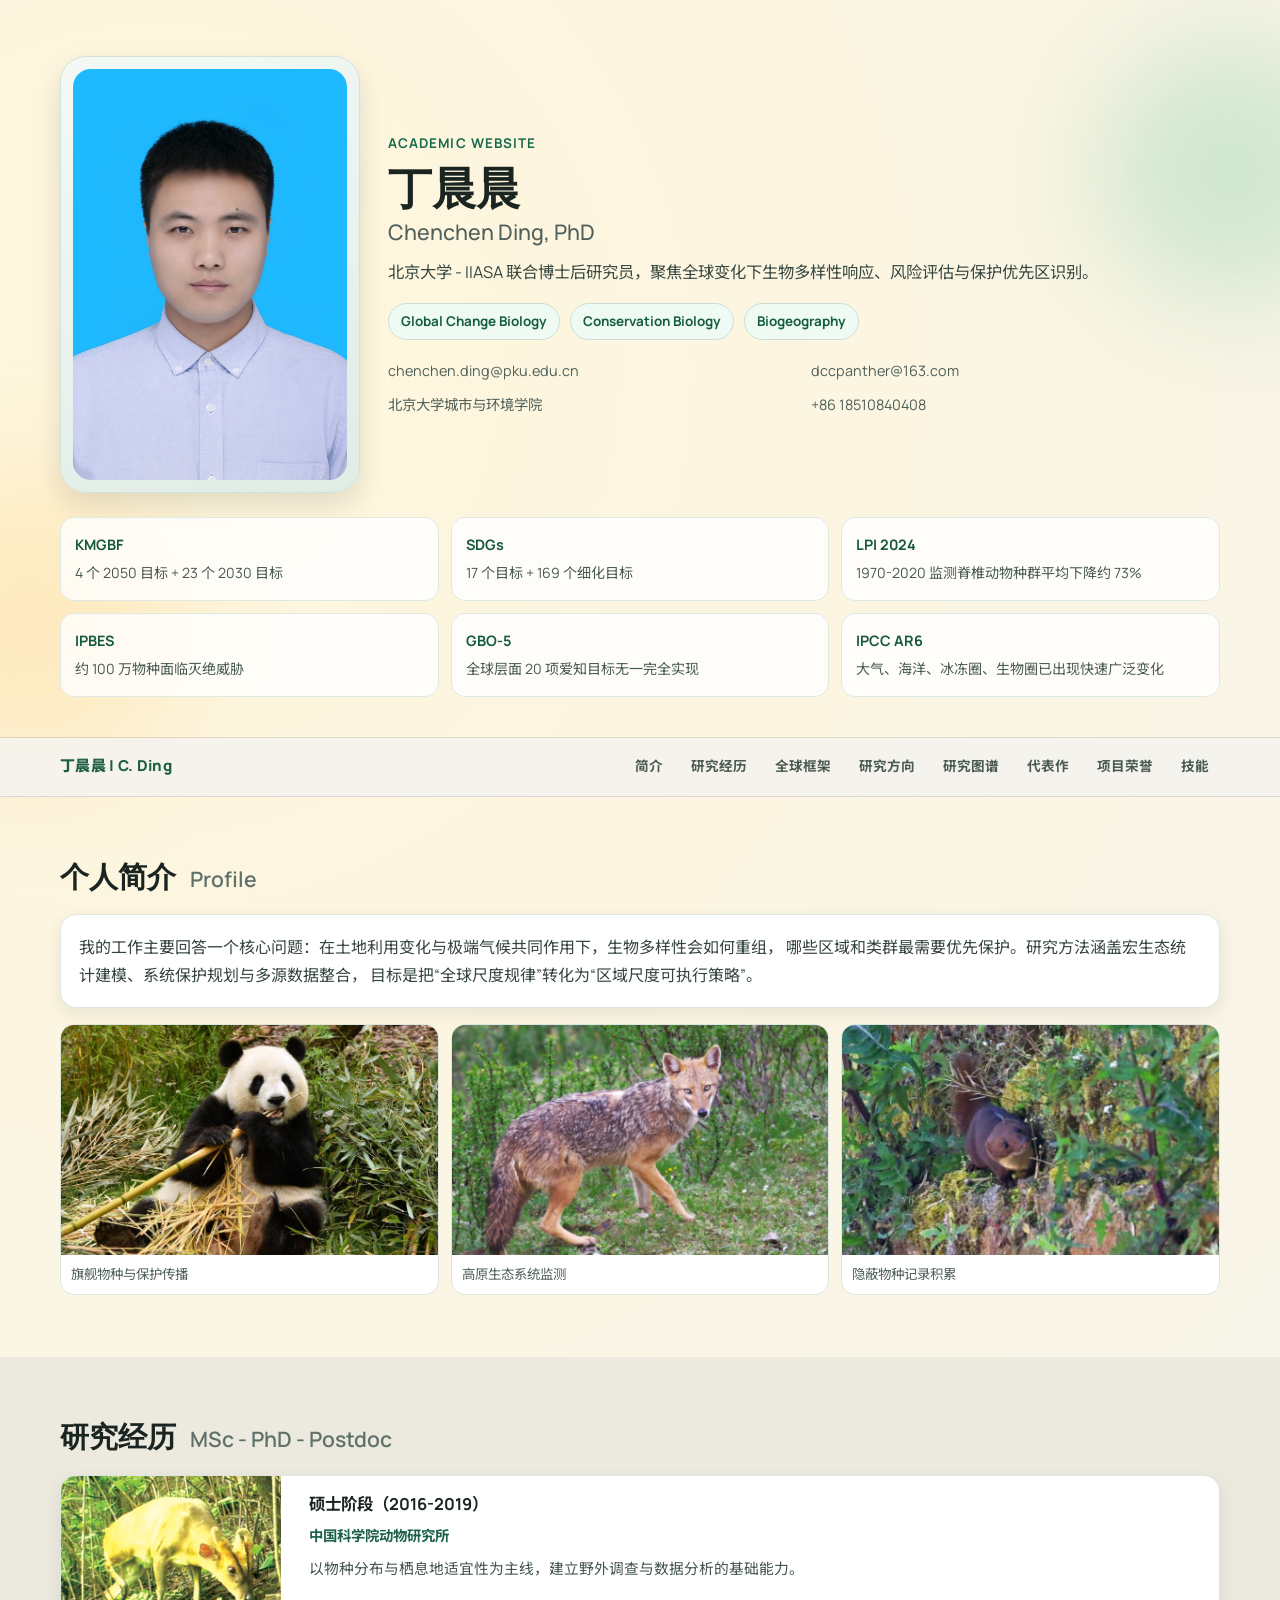
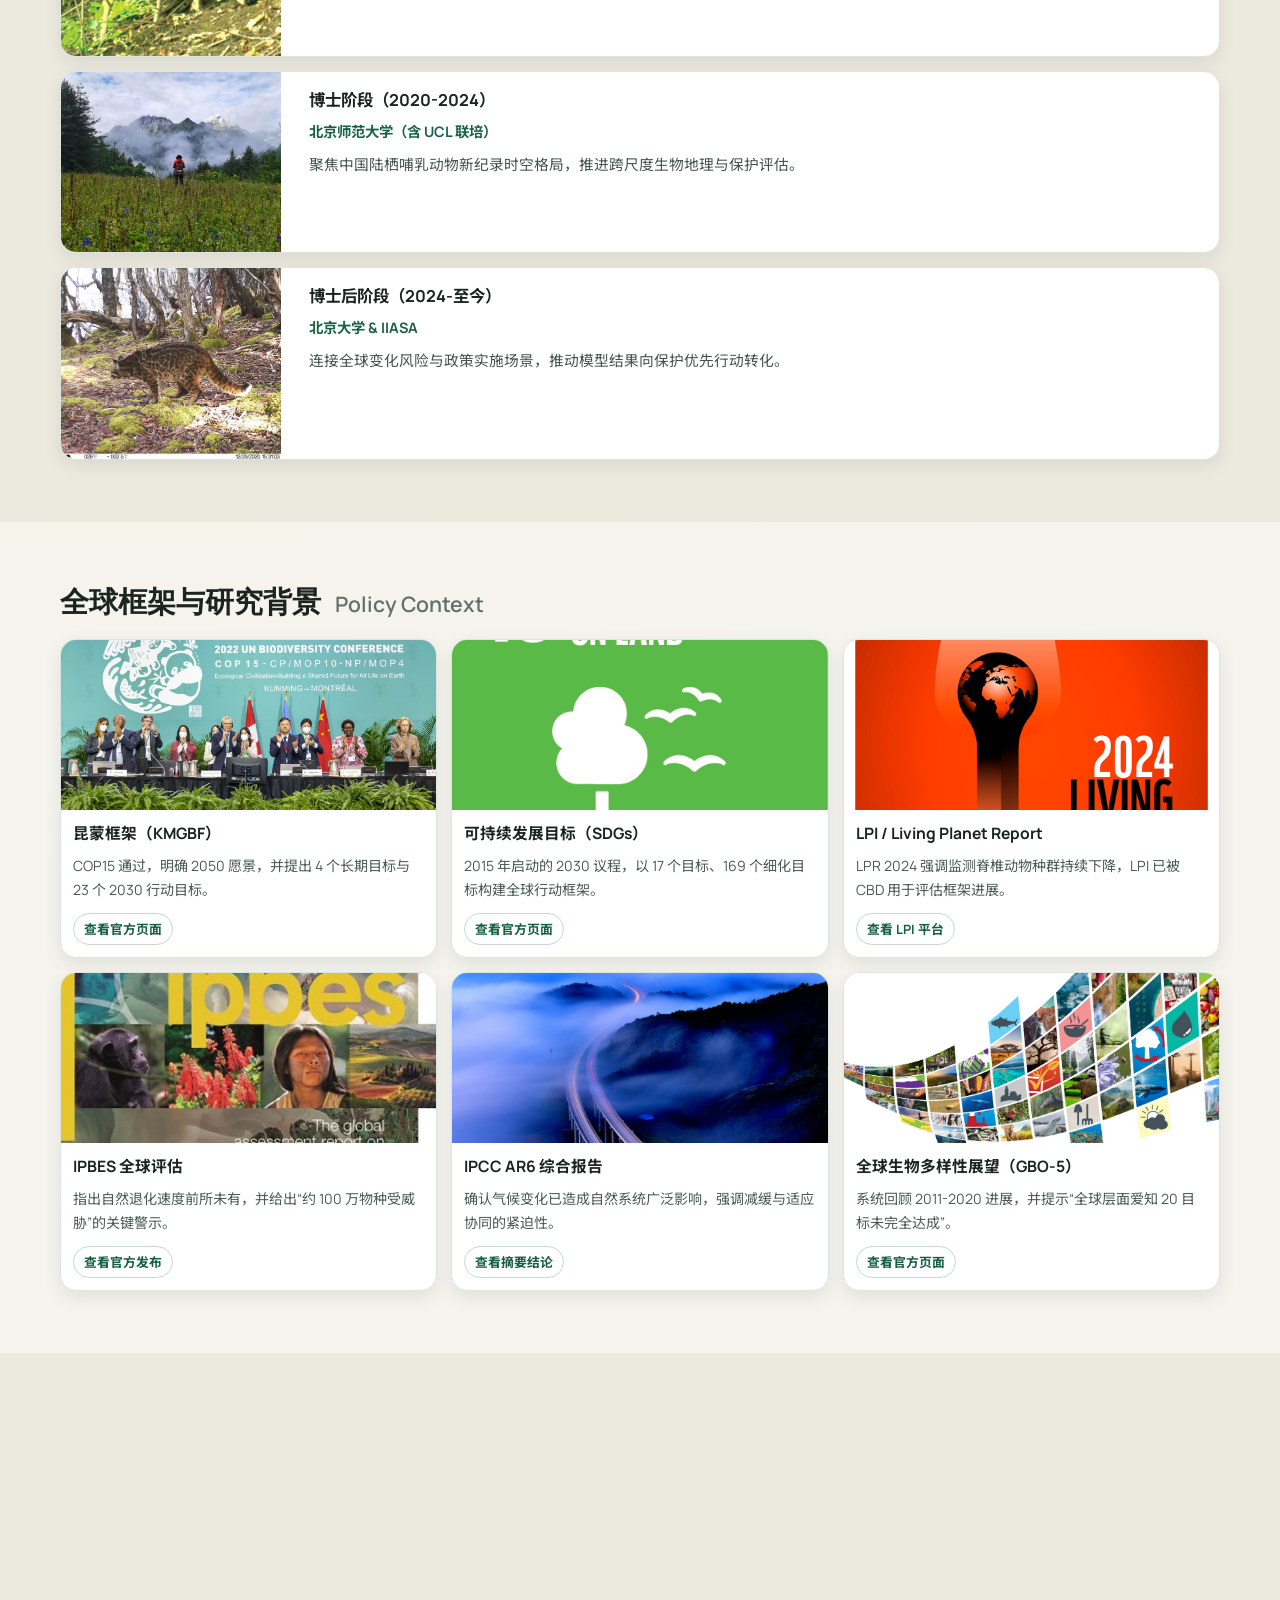
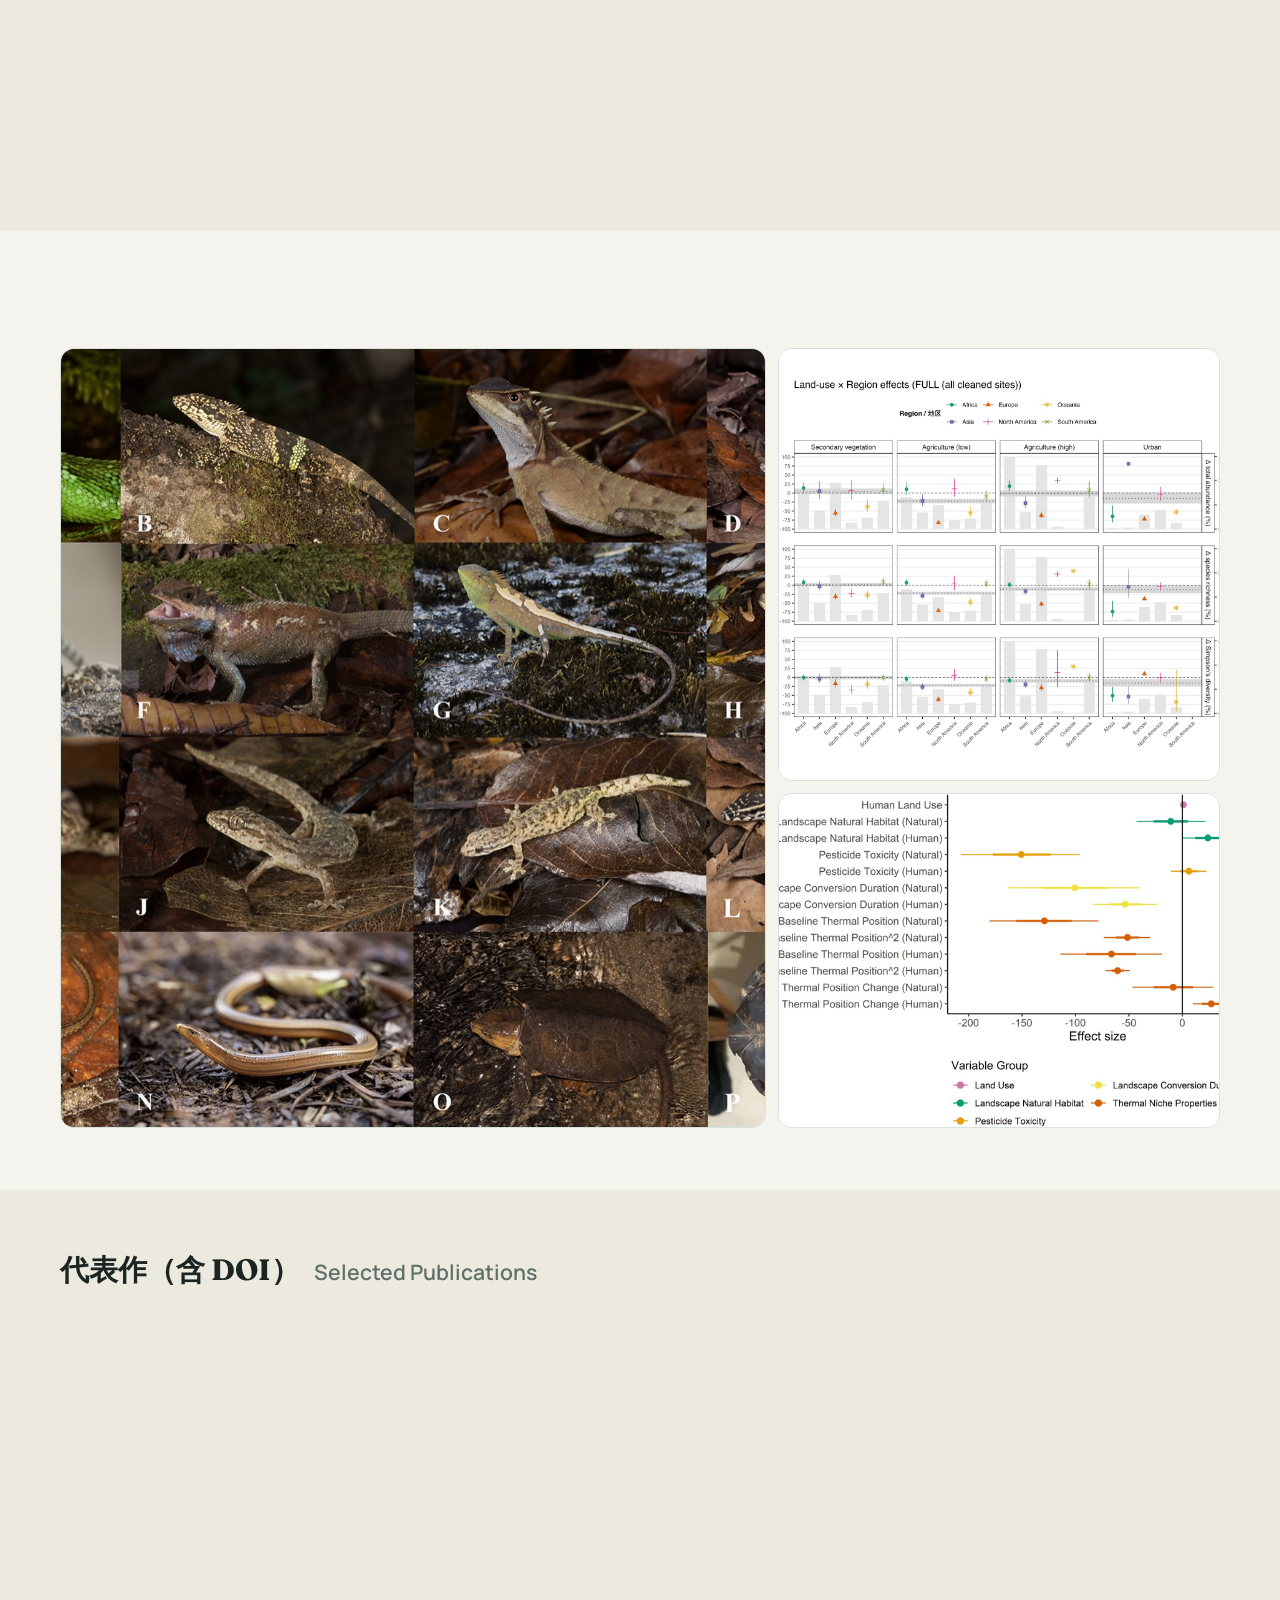
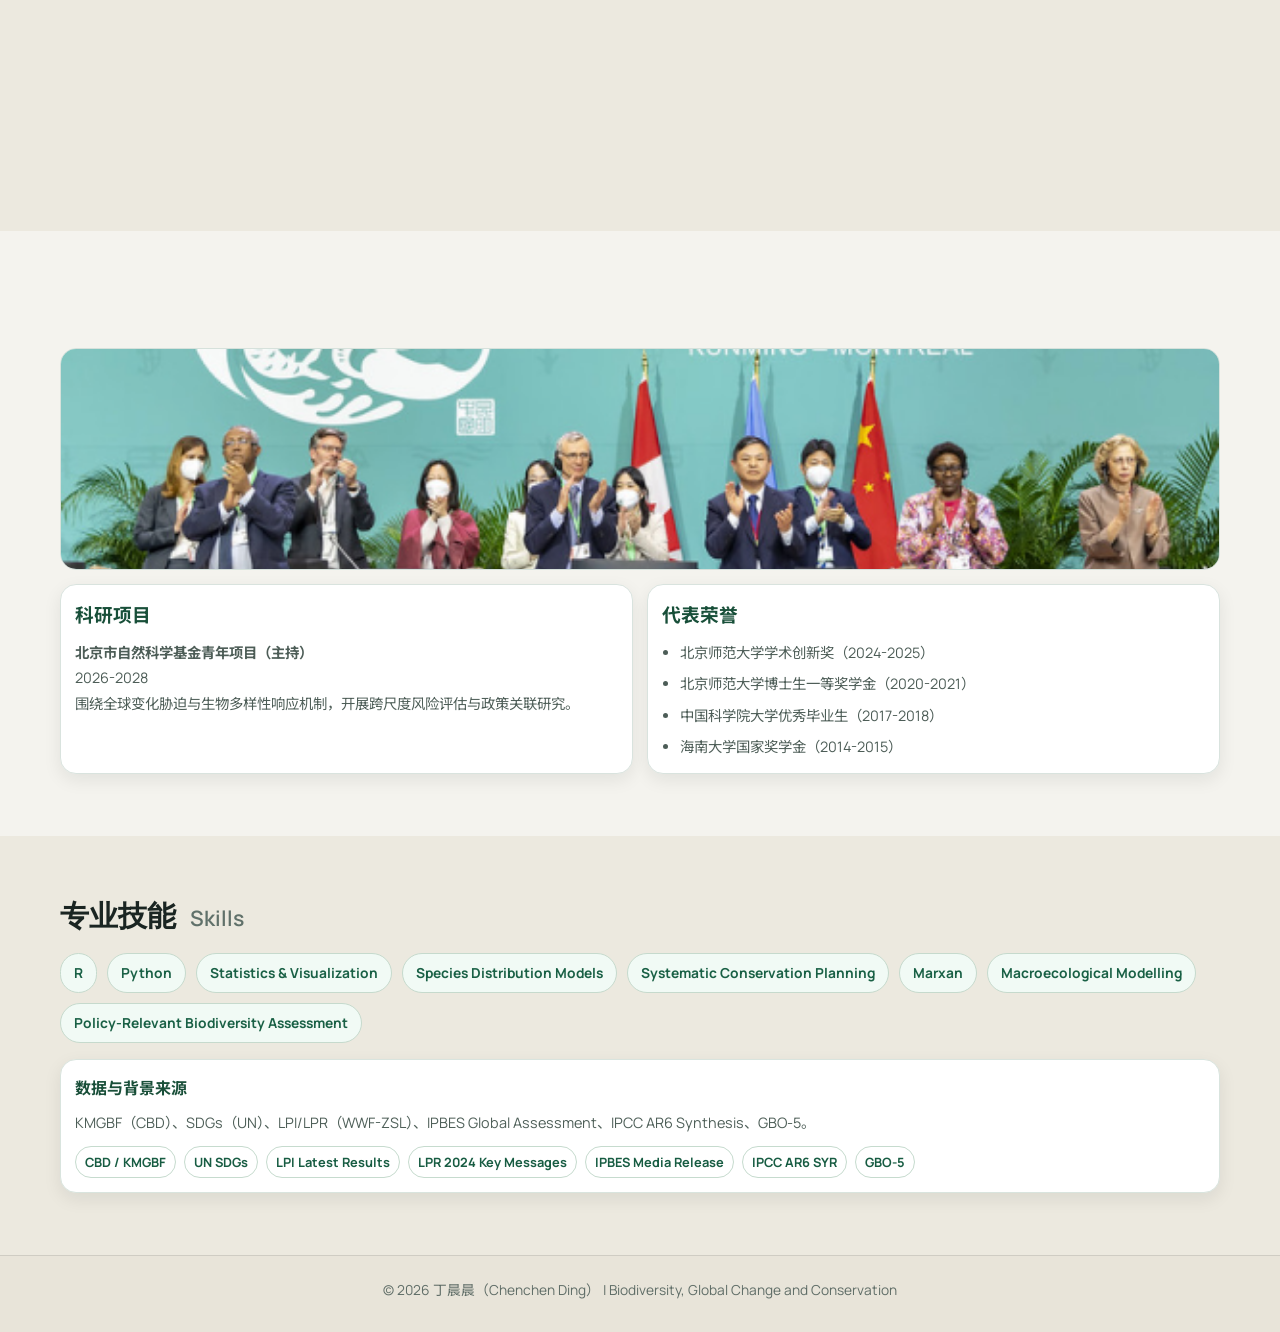
<file: index.html>
<!DOCTYPE html>
<html lang="zh-CN">
<head>
  <meta charset="UTF-8" />
  <meta name="viewport" content="width=device-width, initial-scale=1.0" />
  <title>丁晨晨 | Chenchen Ding, PhD</title>
  <meta name="description" content="丁晨晨（Chenchen Ding）学术主页：全球变化生物学、保护生物学、生物地理学。含代表作 DOI、研究图谱与全球生物多样性政策背景。" />
  <link rel="preconnect" href="https://fonts.googleapis.com" />
  <link rel="preconnect" href="https://fonts.gstatic.com" crossorigin />
  <link href="https://fonts.googleapis.com/css2?family=Fraunces:opsz,wght@9..144,500;9..144,700&family=Manrope:wght@400;500;600;700;800&family=Noto+Sans+SC:wght@400;500;700&display=swap" rel="stylesheet" />
  <link rel="stylesheet" href="style.css" />
</head>
<body>
  <div class="ambient ambient-a"></div>
  <div class="ambient ambient-b"></div>

  <header class="hero" id="top">
    <div class="container hero-grid">
      <div class="hero-photo-card reveal">
        <img src="assets/images/profile.jpg" alt="丁晨晨个人照片" class="hero-photo" loading="eager" />
      </div>

      <div class="hero-main reveal">
        <p class="hero-kicker">Academic Website</p>
        <h1>丁晨晨 <span>Chenchen Ding, PhD</span></h1>
        <p class="hero-lead">北京大学 - IIASA 联合博士后研究员，聚焦全球变化下生物多样性响应、风险评估与保护优先区识别。</p>

        <div class="hero-chips">
          <span>Global Change Biology</span>
          <span>Conservation Biology</span>
          <span>Biogeography</span>
        </div>

        <div class="contact-grid">
          <a href="mailto:chenchen.ding@pku.edu.cn">chenchen.ding@pku.edu.cn</a>
          <a href="mailto:dccpanther@163.com">dccpanther@163.com</a>
          <span>北京大学城市与环境学院</span>
          <span>+86 18510840408</span>
        </div>
      </div>
    </div>

    <div class="container metrics reveal">
      <article class="metric-card"><strong>KMGBF</strong><p>4 个 2050 目标 + 23 个 2030 目标</p></article>
      <article class="metric-card"><strong>SDGs</strong><p>17 个目标 + 169 个细化目标</p></article>
      <article class="metric-card"><strong>LPI 2024</strong><p>1970-2020 监测脊椎动物种群平均下降约 73%</p></article>
      <article class="metric-card"><strong>IPBES</strong><p>约 100 万物种面临灭绝威胁</p></article>
      <article class="metric-card"><strong>GBO-5</strong><p>全球层面 20 项爱知目标无一完全实现</p></article>
      <article class="metric-card"><strong>IPCC AR6</strong><p>大气、海洋、冰冻圈、生物圈已出现快速广泛变化</p></article>
    </div>
  </header>

  <nav class="navbar" id="navbar">
    <div class="container nav-wrap">
      <a href="#top" class="brand">丁晨晨 | C. Ding</a>
      <button class="nav-toggle" id="navToggle" aria-label="切换导航">
        <span></span><span></span><span></span>
      </button>
      <div class="nav-links" id="navLinks">
        <a href="#about">简介</a>
        <a href="#journey">研究经历</a>
        <a href="#agenda">全球框架</a>
        <a href="#research">研究方向</a>
        <a href="#atlas">研究图谱</a>
        <a href="#publications">代表作</a>
        <a href="#projects">项目荣誉</a>
        <a href="#skills">技能</a>
      </div>
    </div>
  </nav>

  <main>
    <section id="about" class="section">
      <div class="container">
        <h2 class="section-title reveal">个人简介 <span>Profile</span></h2>
        <div class="section-card reveal">
          <p>
            我的工作主要回答一个核心问题：在土地利用变化与极端气候共同作用下，生物多样性会如何重组，
            哪些区域和类群最需要优先保护。研究方法涵盖宏生态统计建模、系统保护规划与多源数据整合，
            目标是把“全球尺度规律”转化为“区域尺度可执行策略”。
          </p>
        </div>

        <div class="about-gallery reveal">
          <figure><img src="assets/images/research/animal-panda.jpg" alt="大熊猫影像" loading="lazy" /><figcaption>旗舰物种与保护传播</figcaption></figure>
          <figure><img src="assets/images/research/animal-fox.jpg" alt="野外犬科动物影像" loading="lazy" /><figcaption>高原生态系统监测</figcaption></figure>
          <figure><img src="assets/images/research/animal-mongoose.jpg" alt="小型食肉动物影像" loading="lazy" /><figcaption>隐蔽物种记录积累</figcaption></figure>
        </div>
      </div>
    </section>

    <section id="journey" class="section section-alt">
      <div class="container">
        <h2 class="section-title reveal">研究经历 <span>MSc - PhD - Postdoc</span></h2>
        <div class="journey-grid">
          <article class="journey-card reveal">
            <img src="assets/images/research/hog-deer-camera.jpg" alt="硕士阶段相关监测影像" loading="lazy" />
            <div>
              <h3>硕士阶段（2016-2019）</h3>
              <p class="inst">中国科学院动物研究所</p>
              <p>以物种分布与栖息地适宜性为主线，建立野外调查与数据分析的基础能力。</p>
            </div>
          </article>

          <article class="journey-card reveal">
            <img src="assets/images/research/fieldwork-mountain.jpg" alt="博士阶段野外考察影像" loading="lazy" />
            <div>
              <h3>博士阶段（2020-2024）</h3>
              <p class="inst">北京师范大学（含 UCL 联培）</p>
              <p>聚焦中国陆栖哺乳动物新纪录时空格局，推进跨尺度生物地理与保护评估。</p>
            </div>
          </article>

          <article class="journey-card reveal">
            <img src="assets/images/research/leopard-cat-camera.jpg" alt="博士后阶段相关监测影像" loading="lazy" />
            <div>
              <h3>博士后阶段（2024-至今）</h3>
              <p class="inst">北京大学 &amp; IIASA</p>
              <p>连接全球变化风险与政策实施场景，推动模型结果向保护优先行动转化。</p>
            </div>
          </article>
        </div>
      </div>
    </section>

    <section id="agenda" class="section">
      <div class="container">
        <h2 class="section-title reveal">全球框架与研究背景 <span>Policy Context</span></h2>
        <div class="agenda-grid">
          <article class="agenda-card reveal">
            <img src="assets/images/policy/kmgbf-adoption.png" alt="昆蒙框架相关官方视觉" loading="lazy" />
            <h3>昆蒙框架（KMGBF）</h3>
            <p>COP15 通过，明确 2050 愿景，并提出 4 个长期目标与 23 个 2030 行动目标。</p>
            <a href="https://www.cbd.int/gbf" target="_blank" rel="noopener">查看官方页面</a>
          </article>

          <article class="agenda-card reveal">
            <img src="assets/images/policy/sdg15.jpg" alt="SDG 15 图标" loading="lazy" />
            <h3>可持续发展目标（SDGs）</h3>
            <p>2015 年启动的 2030 议程，以 17 个目标、169 个细化目标构建全球行动框架。</p>
            <a href="https://sdgs.un.org/goals" target="_blank" rel="noopener">查看官方页面</a>
          </article>

          <article class="agenda-card reveal">
            <img src="assets/images/policy/lpr-cover.png" alt="Living Planet Report 2024 封面" loading="lazy" />
            <h3>LPI / Living Planet Report</h3>
            <p>LPR 2024 强调监测脊椎动物种群持续下降，LPI 已被 CBD 用于评估框架进展。</p>
            <a href="https://www.livingplanetindex.org/latest_results" target="_blank" rel="noopener">查看 LPI 平台</a>
          </article>

          <article class="agenda-card reveal">
            <img src="assets/images/policy/ipbes-cover.jpg" alt="IPBES 全球评估报告封面" loading="lazy" />
            <h3>IPBES 全球评估</h3>
            <p>指出自然退化速度前所未有，并给出“约 100 万物种受威胁”的关键警示。</p>
            <a href="https://www.ipbes.net/news/media-release-global-assessment" target="_blank" rel="noopener">查看官方发布</a>
          </article>

          <article class="agenda-card reveal">
            <img src="assets/images/policy/ipcc-syr-cover.jpg" alt="IPCC AR6 综合报告封面" loading="lazy" />
            <h3>IPCC AR6 综合报告</h3>
            <p>确认气候变化已造成自然系统广泛影响，强调减缓与适应协同的紧迫性。</p>
            <a href="https://www.ipcc.ch/report/ar6/syr/resources/spm-headline-statements/" target="_blank" rel="noopener">查看摘要结论</a>
          </article>

          <article class="agenda-card reveal">
            <img src="assets/images/policy/gbo5-cover.jpg" alt="GBO-5 报告封面" loading="lazy" />
            <h3>全球生物多样性展望（GBO-5）</h3>
            <p>系统回顾 2011-2020 进展，并提示“全球层面爱知 20 目标未完全达成”。</p>
            <a href="https://www.cbd.int/gbo5" target="_blank" rel="noopener">查看官方页面</a>
          </article>
        </div>
      </div>
    </section>

    <section id="research" class="section section-alt">
      <div class="container">
        <h2 class="section-title reveal">研究方向 <span>Research Focus</span></h2>

        <div class="focus-grid">
          <article class="focus-card reveal">
            <img src="assets/images/research/china-ecoregion-map.jpg" alt="中国生态地理分区图" loading="lazy" />
            <h3>宏观生物地理格局</h3>
            <p>面向中国及全球尺度，解析物种新分布记录、区系边界和生态驱动机制。</p>
          </article>

          <article class="focus-card reveal">
            <img src="assets/images/research/conceptual-framework.jpg" alt="研究概念框架图" loading="lazy" />
            <h3>全球变化响应机制</h3>
            <p>整合气候变化、土地利用与生物互作维度，识别“风险叠加”与“缓冲机制”。</p>
          </article>

          <article class="focus-card reveal">
            <img src="assets/images/research/land-climate-quadrant.jpg" alt="土地利用与气候变化联合影响分析图" loading="lazy" />
            <h3>保护策略与优先区</h3>
            <p>将模型输出转化为可执行保护清单，服务濒危类群保护和政策落地评估。</p>
          </article>
        </div>
      </div>
    </section>

    <section id="atlas" class="section">
      <div class="container">
        <h2 class="section-title reveal">研究图谱 <span>Visual Atlas</span></h2>
        <div class="atlas-grid reveal">
          <figure class="atlas-large">
            <img src="assets/images/research/herpetofauna-collage.jpg" alt="爬行动物与两栖动物调查拼图" loading="lazy" />
            <figcaption>多类群调查影像拼图</figcaption>
          </figure>
          <figure>
            <img src="assets/images/research/land-region-effects.jpg" alt="土地利用与区域效应图" loading="lazy" />
            <figcaption>区域异质性与群落响应</figcaption>
          </figure>
          <figure>
            <img src="assets/images/research/thermal-effect-plot.jpg" alt="热生态位效应分析图" loading="lazy" />
            <figcaption>热生态位与胁迫因子贡献</figcaption>
          </figure>
        </div>
      </div>
    </section>

    <section id="publications" class="section section-alt">
      <div class="container">
        <h2 class="section-title reveal">代表作（含 DOI） <span>Selected Publications</span></h2>
        <ol class="pub-list reveal">
          <li>
            <p><strong>Ding, C.</strong> et al. (2025). Taxonomic and Spatiotemporal Patterns and Ecological Correlates of New Mammal Distribution Records in China. <em>Global Ecology and Biogeography</em>.</p>
            <p class="pub-note">贡献：揭示新纪录发现的时空格局与生态关联，服务保护优先区识别。</p>
            <a href="https://doi.org/10.1111/geb.70165" target="_blank" rel="noopener">DOI: 10.1111/geb.70165</a>
          </li>
          <li>
            <p><strong>Ding, C.</strong>, Newbold, T., &amp; Ameca, E. I. (2024). Assessing the global vulnerability of dryland birds to heatwaves. <em>Global Change Biology</em>.</p>
            <p class="pub-note">贡献：从全球尺度识别热浪高风险鸟类与关键脆弱区域。</p>
            <a href="https://doi.org/10.1111/gcb.17136" target="_blank" rel="noopener">DOI: 10.1111/gcb.17136</a>
          </li>
          <li>
            <p><strong>Ding, C.</strong> et al. (2022). Probable extirpation of the hog deer from China: implications for conservation. <em>Oryx</em>.</p>
            <p class="pub-note">贡献：提出区域性灭绝预警并给出跨境协同保护建议。</p>
            <a href="https://doi.org/10.1017/S0030605321000016" target="_blank" rel="noopener">DOI: 10.1017/S0030605321000016</a>
          </li>
          <li>
            <p><strong>Ding, C.</strong> et al. (2022). A dataset on the morphological, life-history and ecological traits of the mammals in China. <em>Biodiversity Science</em>.</p>
            <p class="pub-note">贡献：构建中国哺乳动物功能性状数据库，支撑宏生态与保护分析。</p>
            <a href="https://doi.org/10.17520/biods.2021520" target="_blank" rel="noopener">DOI: 10.17520/biods.2021520</a>
          </li>
        </ol>
      </div>
    </section>

    <section id="projects" class="section">
      <div class="container">
        <h2 class="section-title reveal">项目与荣誉 <span>Projects &amp; Awards</span></h2>
        <div class="project-cover reveal">
          <img src="assets/images/policy/kmgbf-adoption.png" alt="生物多样性政策图像" loading="lazy" />
        </div>

        <div class="project-grid">
          <article class="panel reveal">
            <h3>科研项目</h3>
            <p><strong>北京市自然科学基金青年项目（主持）</strong><br />2026-2028</p>
            <p>围绕全球变化胁迫与生物多样性响应机制，开展跨尺度风险评估与政策关联研究。</p>
          </article>

          <article class="panel reveal">
            <h3>代表荣誉</h3>
            <ul>
              <li>北京师范大学学术创新奖（2024-2025）</li>
              <li>北京师范大学博士生一等奖学金（2020-2021）</li>
              <li>中国科学院大学优秀毕业生（2017-2018）</li>
              <li>海南大学国家奖学金（2014-2015）</li>
            </ul>
          </article>
        </div>
      </div>
    </section>

    <section id="skills" class="section section-alt">
      <div class="container">
        <h2 class="section-title reveal">专业技能 <span>Skills</span></h2>
        <div class="skills reveal">
          <span>R</span>
          <span>Python</span>
          <span>Statistics &amp; Visualization</span>
          <span>Species Distribution Models</span>
          <span>Systematic Conservation Planning</span>
          <span>Marxan</span>
          <span>Macroecological Modelling</span>
          <span>Policy-Relevant Biodiversity Assessment</span>
        </div>

        <div class="source-note reveal">
          <h3>数据与背景来源</h3>
          <p>
            KMGBF（CBD）、SDGs（UN）、LPI/LPR（WWF-ZSL）、IPBES Global Assessment、IPCC AR6 Synthesis、GBO-5。
          </p>
          <div class="source-links">
            <a href="https://www.cbd.int/gbf" target="_blank" rel="noopener">CBD / KMGBF</a>
            <a href="https://sdgs.un.org/goals" target="_blank" rel="noopener">UN SDGs</a>
            <a href="https://www.livingplanetindex.org/latest_results" target="_blank" rel="noopener">LPI Latest Results</a>
            <a href="https://livingplanet.panda.org/en-US/living-planet-report-2024-key-messages/" target="_blank" rel="noopener">LPR 2024 Key Messages</a>
            <a href="https://www.ipbes.net/news/media-release-global-assessment" target="_blank" rel="noopener">IPBES Media Release</a>
            <a href="https://www.ipcc.ch/report/ar6/syr/resources/spm-headline-statements/" target="_blank" rel="noopener">IPCC AR6 SYR</a>
            <a href="https://www.cbd.int/gbo5" target="_blank" rel="noopener">GBO-5</a>
          </div>
        </div>
      </div>
    </section>
  </main>

  <footer class="footer">
    <div class="container">
      <p>© 2026 丁晨晨（Chenchen Ding） | Biodiversity, Global Change and Conservation</p>
    </div>
  </footer>

  <script>
    const nav = document.getElementById('navbar');
    const navToggle = document.getElementById('navToggle');
    const navLinks = document.getElementById('navLinks');

    window.addEventListener('scroll', () => {
      nav.classList.toggle('sticky', window.scrollY > 120);
    });

    navToggle.addEventListener('click', () => {
      navLinks.classList.toggle('active');
      navToggle.classList.toggle('active');
    });

    document.querySelectorAll('.nav-links a').forEach(link => {
      link.addEventListener('click', () => {
        navLinks.classList.remove('active');
        navToggle.classList.remove('active');
      });
    });

    const observer = new IntersectionObserver((entries) => {
      entries.forEach((entry) => {
        if (entry.isIntersecting) entry.target.classList.add('in-view');
      });
    }, { threshold: 0.12 });

    document.querySelectorAll('.reveal').forEach(el => observer.observe(el));
  </script>
</body>
</html>
</file>
<file: style.css>
:root {
  --bg: #f4f3ee;
  --bg-alt: #ece9df;
  --ink: #1a2522;
  --sub: #50605a;
  --brand: #1b6a4d;
  --brand-2: #c9852f;
  --line: rgba(26, 37, 34, 0.12);
  --card: #ffffff;
  --shadow: 0 12px 28px rgba(18, 29, 26, 0.12);
  --shadow-soft: 0 6px 18px rgba(18, 29, 26, 0.08);
}

* {
  box-sizing: border-box;
}

html,
body {
  margin: 0;
  padding: 0;
}

body {
  font-family: "Manrope", "Noto Sans SC", sans-serif;
  color: var(--ink);
  background: radial-gradient(circle at 12% 6%, #fff6db 0, var(--bg) 36%), var(--bg);
  line-height: 1.75;
}

img {
  max-width: 100%;
  display: block;
}

.container {
  width: min(1160px, calc(100% - 40px));
  margin: 0 auto;
}

.ambient {
  position: fixed;
  z-index: -1;
  border-radius: 999px;
  filter: blur(56px);
  opacity: 0.35;
}

.ambient-a {
  width: 260px;
  height: 260px;
  right: -80px;
  top: 40px;
  background: #84cfa8;
}

.ambient-b {
  width: 300px;
  height: 300px;
  left: -120px;
  bottom: 14%;
  background: #ffd68b;
}

.hero {
  padding: 56px 0 40px;
  border-bottom: 1px solid var(--line);
}

.hero-grid {
  display: grid;
  grid-template-columns: 300px 1fr;
  gap: 28px;
  align-items: center;
}

.hero-photo-card {
  padding: 12px;
  border-radius: 26px;
  background: linear-gradient(155deg, #f4f9f5 0%, #e0ece6 100%);
  border: 1px solid #d2e2d9;
  box-shadow: var(--shadow);
}

.hero-photo {
  border-radius: 18px;
  width: 100%;
  aspect-ratio: 2 / 3;
  object-fit: cover;
}

.hero-kicker {
  margin: 0 0 8px;
  font-size: 0.84rem;
  letter-spacing: 0.08em;
  text-transform: uppercase;
  color: var(--brand);
  font-weight: 700;
}

.hero h1 {
  margin: 0;
  font-family: "Fraunces", serif;
  font-weight: 700;
  line-height: 1.12;
  font-size: clamp(2rem, 3.4vw, 3.1rem);
}

.hero h1 span {
  display: block;
  margin-top: 8px;
  font-size: clamp(1rem, 1.8vw, 1.34rem);
  font-family: "Manrope", sans-serif;
  color: var(--sub);
  font-weight: 500;
}

.hero-lead {
  margin: 14px 0 0;
  color: #374741;
  font-size: 1.02rem;
}

.hero-chips {
  display: flex;
  gap: 10px;
  flex-wrap: wrap;
  margin-top: 16px;
}

.hero-chips span {
  padding: 6px 12px;
  border-radius: 999px;
  font-size: 0.84rem;
  font-weight: 700;
  border: 1px solid #c7dfd2;
  background: #f0faf4;
  color: #155e42;
}

.contact-grid {
  display: grid;
  grid-template-columns: 1fr 1fr;
  gap: 8px 14px;
  margin-top: 18px;
}

.contact-grid a,
.contact-grid span {
  font-size: 0.9rem;
  color: #4f605a;
  text-decoration: none;
}

.metrics {
  margin-top: 24px;
  display: grid;
  grid-template-columns: repeat(3, 1fr);
  gap: 12px;
}

.metric-card {
  background: rgba(255, 255, 255, 0.8);
  border: 1px solid #dfe9e4;
  border-radius: 14px;
  padding: 14px;
}

.metric-card strong {
  display: block;
  font-size: 0.9rem;
  color: #14593f;
  margin-bottom: 4px;
}

.metric-card p {
  margin: 0;
  font-size: 0.88rem;
  color: #475851;
}

.navbar {
  position: sticky;
  top: 0;
  z-index: 100;
  border-bottom: 1px solid var(--line);
  background: rgba(244, 243, 238, 0.9);
  backdrop-filter: blur(10px);
}

.navbar.sticky {
  box-shadow: var(--shadow-soft);
}

.nav-wrap {
  height: 58px;
  display: flex;
  align-items: center;
  justify-content: space-between;
  gap: 12px;
}

.brand {
  text-decoration: none;
  font-weight: 800;
  color: #1d5f45;
  font-size: 0.94rem;
  letter-spacing: 0.02em;
}

.nav-links {
  display: flex;
  gap: 6px;
  flex-wrap: wrap;
}

.nav-links a {
  text-decoration: none;
  color: #4b5a54;
  font-weight: 700;
  font-size: 0.85rem;
  padding: 6px 11px;
  border-radius: 999px;
}

.nav-links a:hover {
  background: #e6f3ec;
  color: #0f573c;
}

.nav-toggle {
  display: none;
  border: 0;
  background: transparent;
  padding: 0;
  width: 28px;
  height: 20px;
  position: relative;
}

.nav-toggle span {
  position: absolute;
  left: 0;
  width: 28px;
  height: 2px;
  border-radius: 2px;
  background: #32433e;
  transition: 0.22s ease;
}

.nav-toggle span:nth-child(1) { top: 0; }
.nav-toggle span:nth-child(2) { top: 9px; }
.nav-toggle span:nth-child(3) { bottom: 0; }

.nav-toggle.active span:nth-child(1) {
  top: 9px;
  transform: rotate(45deg);
}

.nav-toggle.active span:nth-child(2) {
  opacity: 0;
}

.nav-toggle.active span:nth-child(3) {
  bottom: 9px;
  transform: rotate(-45deg);
}

.section {
  padding: 62px 0;
}

.section-alt {
  background: var(--bg-alt);
}

.section-title {
  margin: 0 0 20px;
  font-family: "Fraunces", serif;
  font-size: clamp(1.5rem, 2.3vw, 2.1rem);
  line-height: 1.2;
}

.section-title span {
  display: inline-block;
  margin-left: 8px;
  font-size: 0.72em;
  color: #60716a;
  font-family: "Manrope", sans-serif;
  font-weight: 600;
}

.section-card {
  background: var(--card);
  border: 1px solid #dde7e2;
  border-radius: 16px;
  padding: 18px 18px;
  box-shadow: var(--shadow-soft);
}

.section-card p {
  margin: 0;
  color: #35443f;
}

.about-gallery {
  margin-top: 16px;
  display: grid;
  grid-template-columns: repeat(3, 1fr);
  gap: 12px;
}

.about-gallery figure {
  margin: 0;
  border-radius: 14px;
  overflow: hidden;
  border: 1px solid #dce6e1;
  background: #fff;
}

.about-gallery img {
  width: 100%;
  height: 230px;
  object-fit: cover;
}

.about-gallery figcaption {
  padding: 8px 10px;
  font-size: 0.84rem;
  color: #4f5f59;
}

.journey-grid {
  display: grid;
  grid-template-columns: 1fr;
  gap: 14px;
}

.journey-card {
  display: grid;
  grid-template-columns: 220px 1fr;
  gap: 14px;
  border: 1px solid #dce5df;
  background: #fff;
  border-radius: 16px;
  overflow: hidden;
  box-shadow: var(--shadow-soft);
}

.journey-card img {
  width: 100%;
  height: 100%;
  min-height: 180px;
  object-fit: cover;
}

.journey-card > div {
  padding: 14px;
}

.journey-card h3 {
  margin: 0;
  font-size: 1.03rem;
}

.journey-card .inst {
  margin: 4px 0 8px;
  color: #1b6247;
  font-weight: 700;
  font-size: 0.9rem;
}

.journey-card p {
  margin: 0;
  font-size: 0.92rem;
  color: #43544d;
}

.agenda-grid {
  display: grid;
  grid-template-columns: repeat(3, 1fr);
  gap: 14px;
}

.agenda-card {
  background: #fff;
  border: 1px solid #dbe5df;
  border-radius: 16px;
  overflow: hidden;
  box-shadow: var(--shadow-soft);
}

.agenda-card img {
  width: 100%;
  height: 170px;
  object-fit: cover;
}

.agenda-card h3,
.agenda-card p,
.agenda-card a {
  margin-left: 12px;
  margin-right: 12px;
}

.agenda-card h3 {
  margin-top: 10px;
  margin-bottom: 6px;
  font-size: 0.98rem;
}

.agenda-card p {
  margin-top: 0;
  margin-bottom: 10px;
  font-size: 0.88rem;
  color: #495b54;
}

.agenda-card a {
  display: inline-block;
  margin-bottom: 12px;
  padding: 4px 10px;
  border-radius: 999px;
  border: 1px solid #c6dad0;
  color: #155f43;
  text-decoration: none;
  font-size: 0.8rem;
  font-weight: 700;
}

.focus-grid {
  display: grid;
  grid-template-columns: repeat(3, 1fr);
  gap: 14px;
}

.focus-card {
  border: 1px solid #d9e4de;
  border-radius: 16px;
  overflow: hidden;
  background: #fff;
  box-shadow: var(--shadow-soft);
}

.focus-card img {
  width: 100%;
  height: 190px;
  object-fit: cover;
}

.focus-card h3,
.focus-card p {
  margin-left: 12px;
  margin-right: 12px;
}

.focus-card h3 {
  margin-top: 10px;
  margin-bottom: 6px;
  font-size: 1rem;
}

.focus-card p {
  margin-top: 0;
  margin-bottom: 12px;
  font-size: 0.9rem;
  color: #4d5d57;
}

.atlas-grid {
  display: grid;
  grid-template-columns: 1.6fr 1fr;
  gap: 12px;
}

.atlas-grid figure {
  margin: 0;
  border-radius: 14px;
  overflow: hidden;
  border: 1px solid #d8e2dd;
  background: #fff;
}

.atlas-grid .atlas-large {
  grid-row: span 2;
}

.atlas-grid img {
  width: 100%;
  height: 100%;
  object-fit: cover;
  min-height: 220px;
}

.atlas-grid figcaption {
  padding: 8px 10px;
  font-size: 0.84rem;
  color: #53635d;
}

.pub-list {
  margin: 0;
  padding-left: 22px;
}

.pub-list li {
  margin-bottom: 16px;
}

.pub-list p {
  margin: 0 0 4px;
  color: #394944;
  font-size: 0.93rem;
}

.pub-list .pub-note {
  color: #597068;
  font-size: 0.87rem;
}

.pub-list a {
  display: inline-block;
  margin-top: 2px;
  font-size: 0.84rem;
  text-decoration: none;
  color: #146145;
  border: 1px solid #bfd7cb;
  border-radius: 999px;
  padding: 3px 10px;
  font-weight: 700;
}

.project-cover {
  border-radius: 16px;
  overflow: hidden;
  border: 1px solid #d6e1db;
  background: #fff;
}

.project-cover img {
  width: 100%;
  height: 220px;
  object-fit: cover;
}

.project-grid {
  margin-top: 14px;
  display: grid;
  grid-template-columns: 1fr 1fr;
  gap: 14px;
}

.panel {
  border-radius: 16px;
  border: 1px solid #d9e3de;
  background: #fff;
  box-shadow: var(--shadow-soft);
  padding: 14px;
}

.panel h3 {
  margin: 0 0 8px;
  color: #184f39;
}

.panel p,
.panel li {
  margin: 0;
  color: #4d5d57;
  font-size: 0.9rem;
}

.panel ul {
  margin: 0;
  padding-left: 18px;
  display: grid;
  gap: 6px;
}

.skills {
  display: flex;
  gap: 10px;
  flex-wrap: wrap;
}

.skills span {
  padding: 7px 13px;
  border-radius: 999px;
  border: 1px solid #c6dacd;
  background: #f1faf5;
  color: #196045;
  font-weight: 700;
  font-size: 0.86rem;
}

.source-note {
  margin-top: 16px;
  border-radius: 16px;
  border: 1px solid #d9e4de;
  background: #fff;
  box-shadow: var(--shadow-soft);
  padding: 14px;
}

.source-note h3 {
  margin: 0 0 8px;
  font-size: 1rem;
  color: #194f39;
}

.source-note p {
  margin: 0;
  color: #4e5f58;
  font-size: 0.9rem;
}

.source-links {
  margin-top: 10px;
  display: flex;
  gap: 8px;
  flex-wrap: wrap;
}

.source-links a {
  text-decoration: none;
  padding: 4px 9px;
  border-radius: 999px;
  border: 1px solid #c6dbce;
  color: #175c42;
  font-size: 0.8rem;
  font-weight: 700;
}

.footer {
  border-top: 1px solid var(--line);
  background: #e8e4d9;
  text-align: center;
  padding: 22px 0 30px;
}

.footer p {
  margin: 0;
  color: #5f6d67;
  font-size: 0.86rem;
}

.reveal {
  opacity: 0;
  transform: translateY(18px);
  transition: opacity 0.6s ease, transform 0.6s ease;
}

.reveal.in-view {
  opacity: 1;
  transform: translateY(0);
}

@media (max-width: 980px) {
  .hero-grid {
    grid-template-columns: 1fr;
  }

  .hero-photo-card {
    width: min(320px, 76%);
    margin: 0 auto;
  }

  .metrics,
  .agenda-grid,
  .focus-grid,
  .project-grid {
    grid-template-columns: 1fr 1fr;
  }

  .contact-grid {
    grid-template-columns: 1fr;
  }

  .about-gallery,
  .atlas-grid {
    grid-template-columns: 1fr;
  }

  .atlas-grid .atlas-large {
    grid-row: auto;
  }

  .journey-card {
    grid-template-columns: 1fr;
  }

  .journey-card img {
    max-height: 260px;
  }
}

@media (max-width: 760px) {
  .nav-toggle {
    display: block;
  }

  .nav-links {
    position: absolute;
    right: 20px;
    top: 58px;
    width: min(260px, calc(100vw - 30px));
    background: #ffffff;
    border: 1px solid #d8e1dc;
    border-radius: 14px;
    box-shadow: var(--shadow-soft);
    padding: 8px;
    display: none;
    flex-direction: column;
  }

  .nav-links.active {
    display: flex;
  }

  .nav-links a {
    border-radius: 9px;
    padding: 8px 10px;
  }

  .brand {
    font-size: 0.86rem;
  }

  .metrics,
  .agenda-grid,
  .focus-grid,
  .project-grid {
    grid-template-columns: 1fr;
  }

  .section {
    padding: 50px 0;
  }
}
</file>
